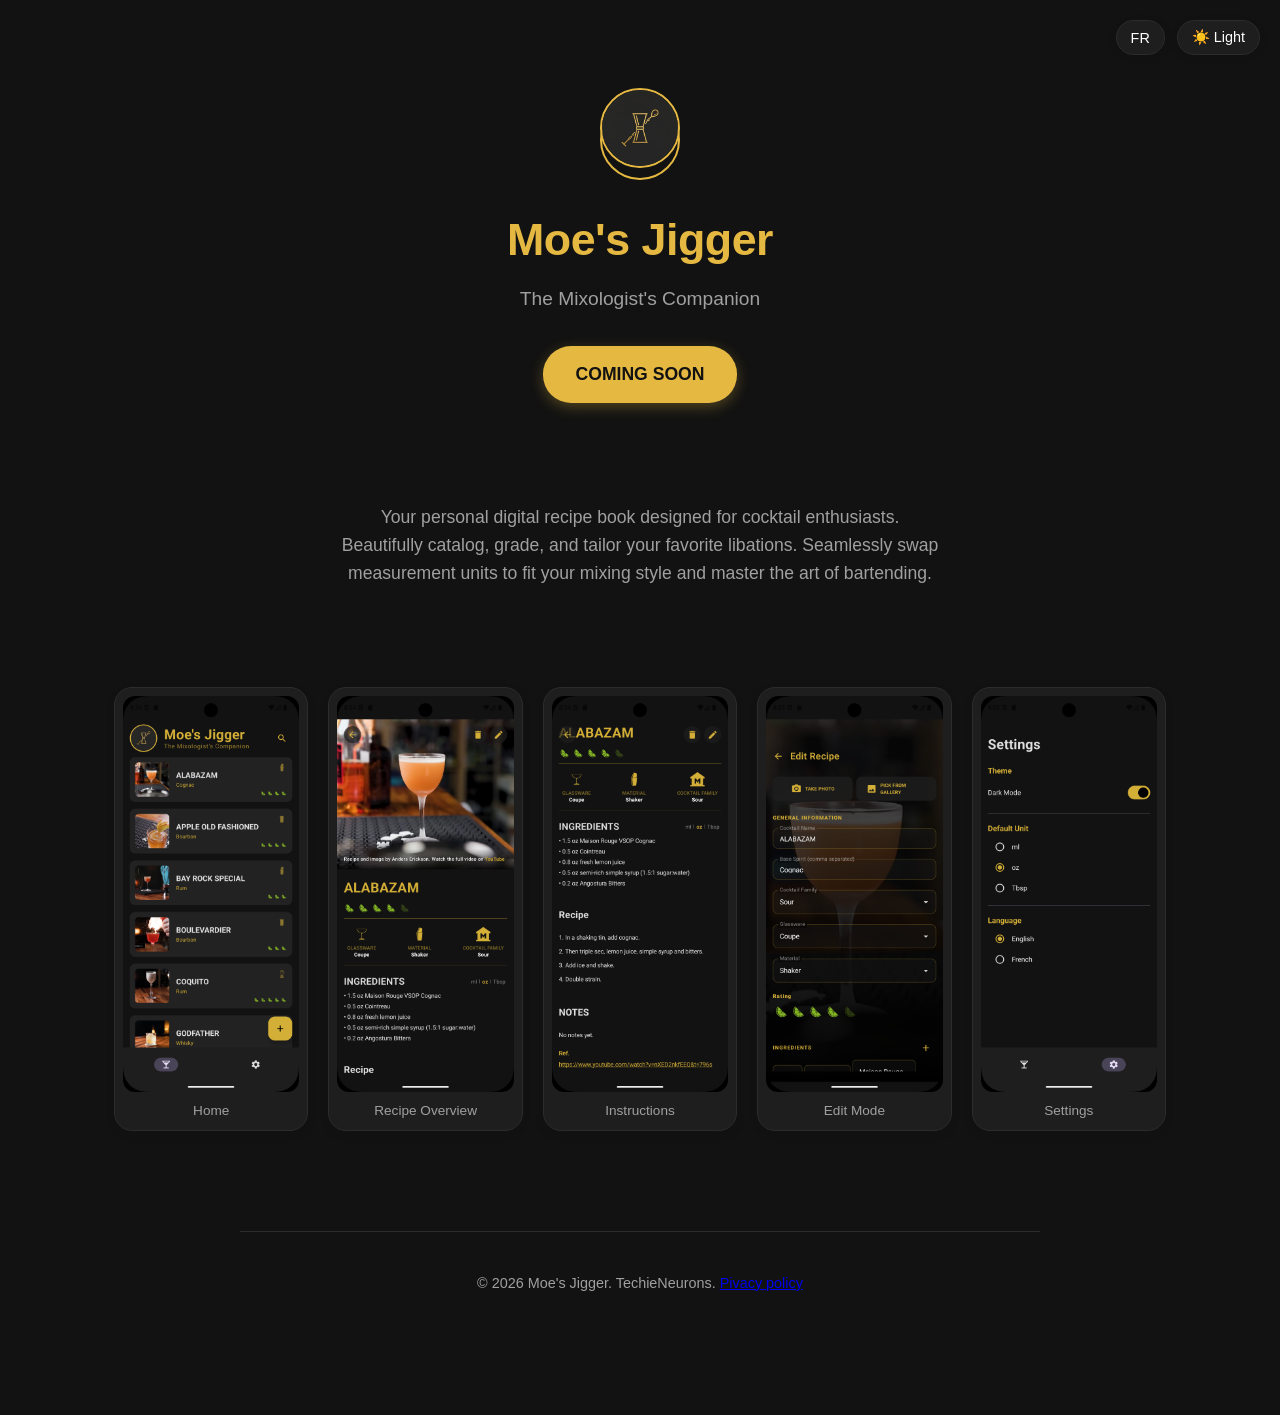
<file: index.html>
<!DOCTYPE html>
<html lang="en" data-theme="dark">
<head>
    <meta charset="UTF-8">
    <meta name="viewport" content="width=device-width, initial-scale=1.0">
    <title>Moe's Jigger - The Mixologist's Companion</title>
    <link rel="stylesheet" href="style.css">
    <link rel="icon" type="image/x-icon" href="/img/moes_jigger_icon.png">
</head>
<body>

    <!-- Theme and Language Switches -->
    <div class="controls">
        <button class="btn-control" id="langToggle" onclick="toggleLanguage()">FR</button>
        <button class="btn-control" id="themeToggle" onclick="toggleTheme()">☀️ Light</button>
    </div>

    <!-- Hero / Main Header -->
    <header>
        <div class="logo-container">
             <img src="img/moes_jigger_icon.png" alt="Moe's jigger icon" class="logo-container">
        </div>
        <h1><span class="brand-name" id="title">Moe's Jigger</span></h1>
        <p class="tagline" id="tagline">The Mixologist's Companion</p>
        <a href="#" class="cta-btn" id="downloadBtn">COMING SOON</a>
    </header>

    <!-- Concept Description -->
    <section class="concept-section">
        <p class="concept-text" id="conceptText">
            Your personal digital recipe book designed for cocktail enthusiasts. Beautifully catalog, grade, and tailor your favorite libations. Seamlessly swap measurement units to fit your mixing style and master the art of bartending.
        </p>
    </section>

    <!-- Showcase Screenshots -->
    <section class="gallery-section">
        <div class="gallery-grid">
            <div class="screenshot-wrapper">
                <img src="img/home_page_cocktails_listing.png" alt="App Home Page">
                <div class="screenshot-label" data-en="Home" data-fr="Accueil">Home</div>
            </div>
            <div class="screenshot-wrapper">
                <img src="img/cocktails_details_1.png" alt="Cocktail Details Overview">
                <div class="screenshot-label" data-en="Recipe Overview" data-fr="Aperçu Recette">Recipe Overview</div>
            </div>
            <div class="screenshot-wrapper">
                <img src="img/cocktails_details_2.png" alt="Cocktail Details Recipe Steps">
                <div class="screenshot-label" data-en="Instructions" data-fr="Instructions">Instructions</div>
            </div>
            <div class="screenshot-wrapper">
                <img src="img/edit_cocktail.png" alt="Edit or Add Cocktail Recipe">
                <div class="screenshot-label" data-en="Edit Mode" data-fr="Mode Édition">Edit Mode</div>
            </div>
            <div class="screenshot-wrapper">
                <img src="img/settings.png" alt="App Settings Configuration">
                <div class="screenshot-label" data-en="Settings" data-fr="Paramètres">Settings</div>
            </div>
        </div>
    </section>

    <!-- Footer -->
    <footer>
        <p>&copy; 2026 Moe's Jigger. TechieNeurons. <a href="./privacy-policy.html">Pivacy policy</a></p>
    </footer>

    <!-- Interactive Logic (Internationalization & Dark/Light Mode Switch) -->
    <script src="script.js"></script>
</body>
</html>
</file>
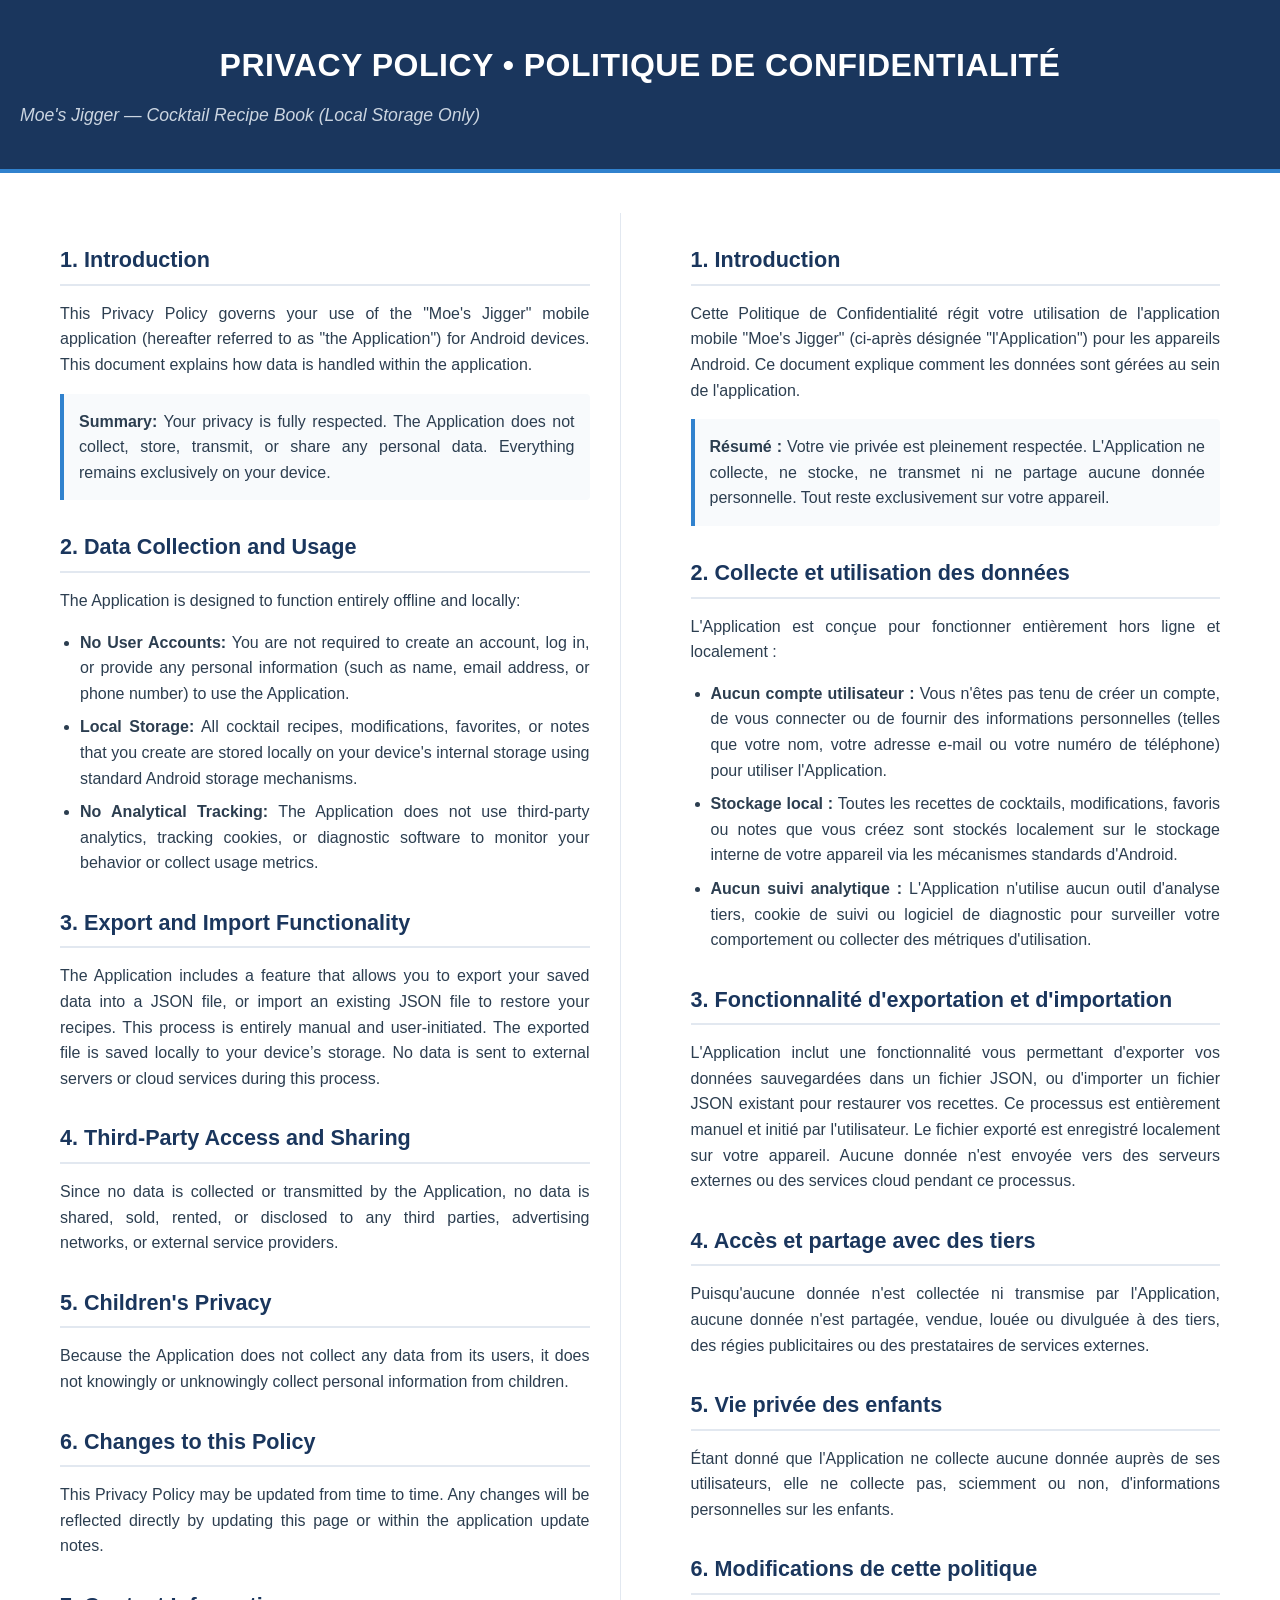
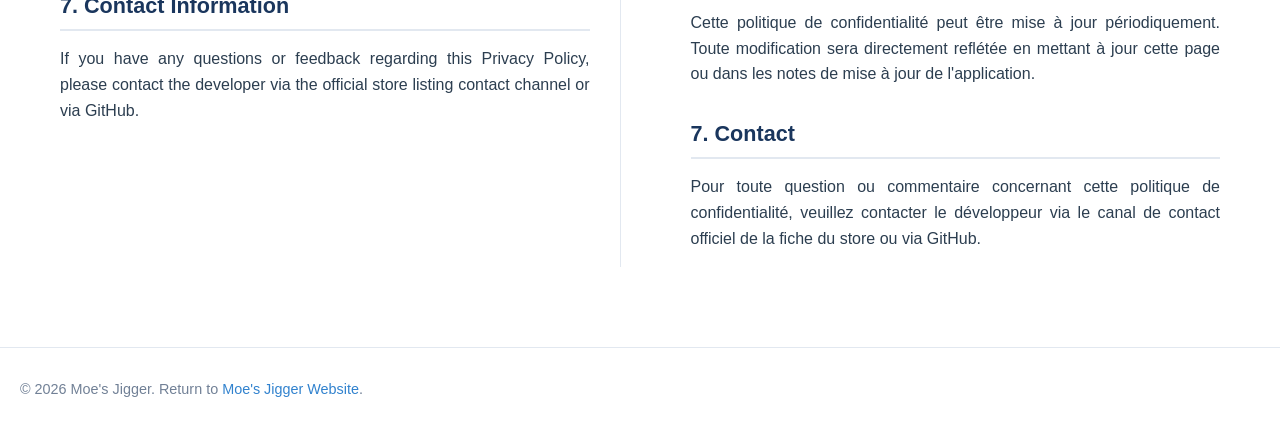
<file: privacy-policy.html>
<!DOCTYPE html>
<html lang="en">
<head>
    <meta charset="UTF-8">
    <meta name="viewport" content="width=device-width, initial-scale=1.0">
    <title>Privacy Policy - Moe's Jigger</title>
    <style>
        :root {
            --primary-color: #1a365d;
            --text-color: #2c3e50;
            --border-color: #e2e8f0;
            --bg-light: #f8fafc;
            --accent-color: #3182ce;
        }

        *, *::before, *::after {
            box-sizing: border-box;
        }

        body {
            margin: 0;
            padding: 0;
            font-family: -apple-system, BlinkMacSystemFont, "Segoe UI", Roboto, Helvetica, Arial, sans-serif;
            font-size: 16px;
            line-height: 1.6;
            color: var(--text-color);
            background-color: #ffffff;
        }

        .header-banner {
            padding: 40px 20px;
            background-color: var(--primary-color);
            color: #ffffff;
            text-align: center;
            border-bottom: 4px solid var(--accent-color);
        }

        .header-banner h1 {
            margin: 0;
            font-size: 2rem;
            font-weight: 700;
            letter-spacing: 0.5px;
            text-transform: uppercase;
        }

        .header-banner p {
            margin: 10px 0 0 0;
            font-size: 1.1rem;
            color: #cbd5e1;
            font-style: italic;
        }

        .container {
            max-width: 1200px;
            margin: 0 auto;
            padding: 20px;
        }

        .columns-container {
            display: flex;
            flex-direction: column;
            gap: 40px;
            margin-top: 20px;
        }

        .column {
            flex: 1;
        }

        h2 {
            font-size: 1.35rem;
            color: var(--primary-color);
            margin-top: 30px;
            margin-bottom: 15px;
            padding-bottom: 6px;
            border-bottom: 2px solid var(--border-color);
        }

        p, ul {
            margin-top: 0;
            margin-bottom: 16px;
            text-align: justify;
        }

        ul {
            padding-left: 20px;
        }

        li {
            margin-bottom: 8px;
        }

        .highlight-box {
            background-color: var(--bg-light);
            border-left: 4px solid var(--accent-color);
            padding: 15px;
            margin-bottom: 20px;
            border-radius: 0 4px 4px 0;
        }
        
        .highlight-box p:last-child {
            margin-bottom: 0;
        }

        footer {
            text-align: center;
            padding: 30px 20px;
            margin-top: 60px;
            border-top: 1px solid var(--border-color);
            font-size: 0.9rem;
            color: #718096;
        }

        footer a {
            color: var(--accent-color);
            text-decoration: none;
        }

        footer a:hover {
            text-decoration: underline;
        }

        /* Desktop side-by-side layout */
        @media (min-width: 992px) {
            .columns-container {
                flex-direction: row;
            }

            .column-left {
                padding-right: 30px;
                border-right: 1px solid var(--border-color);
            }

            .column-right {
                padding-left: 30px;
            }
        }
    </style>
</head>
<body>

    <div class="header-banner">
        <h1>Privacy Policy &bull; Politique de Confidentialité</h1>
        <p>Moe's Jigger &mdash; Cocktail Recipe Book (Local Storage Only)</p>
    </div>

    <div class="container">
        <div class="columns-container">
            
            <!-- ENGLISH VERSION -->
            <div class="column column-left">
                <h2>1. Introduction</h2>
                <p>This Privacy Policy governs your use of the "Moe's Jigger" mobile application (hereafter referred to as "the Application") for Android devices. This document explains how data is handled within the application.</p>
                
                <div class="highlight-box">
                    <p><strong>Summary:</strong> Your privacy is fully respected. The Application does not collect, store, transmit, or share any personal data. Everything remains exclusively on your device.</p>
                </div>

                <h2>2. Data Collection and Usage</h2>
                <p>The Application is designed to function entirely offline and locally:</p>
                <ul>
                    <li><strong>No User Accounts:</strong> You are not required to create an account, log in, or provide any personal information (such as name, email address, or phone number) to use the Application.</li>
                    <li><strong>Local Storage:</strong> All cocktail recipes, modifications, favorites, or notes that you create are stored locally on your device's internal storage using standard Android storage mechanisms.</li>
                    <li><strong>No Analytical Tracking:</strong> The Application does not use third-party analytics, tracking cookies, or diagnostic software to monitor your behavior or collect usage metrics.</li>
                </ul>

                <h2>3. Export and Import Functionality</h2>
                <p>The Application includes a feature that allows you to export your saved data into a JSON file, or import an existing JSON file to restore your recipes. This process is entirely manual and user-initiated. The exported file is saved locally to your device’s storage. No data is sent to external servers or cloud services during this process.</p>

                <h2>4. Third-Party Access and Sharing</h2>
                <p>Since no data is collected or transmitted by the Application, no data is shared, sold, rented, or disclosed to any third parties, advertising networks, or external service providers.</p>

                <h2>5. Children's Privacy</h2>
                <p>Because the Application does not collect any data from its users, it does not knowingly or unknowingly collect personal information from children.</p>

                <h2>6. Changes to this Policy</h2>
                <p>This Privacy Policy may be updated from time to time. Any changes will be reflected directly by updating this page or within the application update notes.</p>

                <h2>7. Contact Information</h2>
                <p>If you have any questions or feedback regarding this Privacy Policy, please contact the developer via the official store listing contact channel or via GitHub.</p>
            </div>

            <!-- FRENCH VERSION -->
            <div class="column column-right">
                <h2>1. Introduction</h2>
                <p>Cette Politique de Confidentialité régit votre utilisation de l'application mobile "Moe's Jigger" (ci-après désignée "l'Application") pour les appareils Android. Ce document explique comment les données sont gérées au sein de l'application.</p>
                
                <div class="highlight-box">
                    <p><strong>Résumé :</strong> Votre vie privée est pleinement respectée. L'Application ne collecte, ne stocke, ne transmet ni ne partage aucune donnée personnelle. Tout reste exclusivement sur votre appareil.</p>
                </div>

                <h2>2. Collecte et utilisation des données</h2>
                <p>L'Application est conçue pour fonctionner entièrement hors ligne et localement :</p>
                <ul>
                    <li><strong>Aucun compte utilisateur :</strong> Vous n'êtes pas tenu de créer un compte, de vous connecter ou de fournir des informations personnelles (telles que votre nom, votre adresse e-mail ou votre numéro de téléphone) pour utiliser l'Application.</li>
                    <li><strong>Stockage local :</strong> Toutes les recettes de cocktails, modifications, favoris ou notes que vous créez sont stockés localement sur le stockage interne de votre appareil via les mécanismes standards d'Android.</li>
                    <li><strong>Aucun suivi analytique :</strong> L'Application n'utilise aucun outil d'analyse tiers, cookie de suivi ou logiciel de diagnostic pour surveiller votre comportement ou collecter des métriques d'utilisation.</li>
                </ul>

                <h2>3. Fonctionnalité d'exportation et d'importation</h2>
                <p>L'Application inclut une fonctionnalité vous permettant d'exporter vos données sauvegardées dans un fichier JSON, ou d'importer un fichier JSON existant pour restaurer vos recettes. Ce processus est entièrement manuel et initié par l'utilisateur. Le fichier exporté est enregistré localement sur votre appareil. Aucune donnée n'est envoyée vers des serveurs externes ou des services cloud pendant ce processus.</p>

                <h2>4. Accès et partage avec des tiers</h2>
                <p>Puisqu'aucune donnée n'est collectée ni transmise par l'Application, aucune donnée n'est partagée, vendue, louée ou divulguée à des tiers, des régies publicitaires ou des prestataires de services externes.</p>

                <h2>5. Vie privée des enfants</h2>
                <p>Étant donné que l'Application ne collecte aucune donnée auprès de ses utilisateurs, elle ne collecte pas, sciemment ou non, d'informations personnelles sur les enfants.</p>

                <h2>6. Modifications de cette politique</h2>
                <p>Cette politique de confidentialité peut être mise à jour périodiquement. Toute modification sera directement reflétée en mettant à jour cette page ou dans les notes de mise à jour de l'application.</p>

                <h2>7. Contact</h2>
                <p>Pour toute question ou commentaire concernant cette politique de confidentialité, veuillez contacter le développeur via le canal de contact officiel de la fiche du store ou via GitHub.</p>
            </div>

        </div>
    </div>

    <footer>
        <p>&copy; 2026 Moe's Jigger. Return to <a href="https://techieneurons.github.io/Moe-s-Jigger-website/">Moe's Jigger Website</a>.</p>
    </footer>

</body>
</html>
</file>
<file: style.css>
/* Color Palette & Variables extracted from the app screenshots */
:root[data-theme="dark"] {
    --bg-primary: #121212;
    --bg-card: #1E1E1E;
    --text-primary: #FFFFFF;
    --text-secondary: #A0A0A0;
    --accent: #E5B842; /* Premium Gold/Amber from the app */
    --accent-dim: #A68226;
    --border: #2C2C2C;
    --toggle-bg: #2C2C2C;
}

:root[data-theme="light"] {
    --bg-primary: #FAFAFA;
    --bg-card: #FFFFFF;
    --text-primary: #121212;
    --text-secondary: #666666;
    --accent: #D4A327;
    --accent-dim: #A68226;
    --border: #E5E5E5;
    --toggle-bg: #E5E5E5;
}

* {
    box-sizing: border-box;
    margin: 0;
    padding: 0;
    transition: background-color 0.3s, color 0.3s, border-color 0.3s;
}

body {
    font-family: -apple-system, BlinkMacSystemFont, "Segoe UI", Roboto, Helvetica, Arial, sans-serif;
    background-color: var(--bg-primary);
    color: var(--text-primary);
    line-height: 1.6;
    padding-bottom: 80px;
}

/* Controls Header (Fixed top right) */
.controls {
    position: fixed;
    top: 20px;
    right: 20px;
    display: flex;
    gap: 12px;
    z-index: 1000;
}

.btn-control {
    background-color: var(--bg-card);
    border: 1px solid var(--border);
    color: var(--text-primary);
    padding: 8px 14px;
    border-radius: 20px;
    cursor: pointer;
    font-size: 0.9rem;
    font-weight: 500;
    box-shadow: 0 2px 8px rgba(0,0,0,0.1);
}

.btn-control:hover {
    border-color: var(--accent);
}

/* Hero Section */
header {
    max-width: 1000px;
    margin: 0 auto;
    padding: 100px 24px 60px;
    text-align: center;
}

.logo-container {
    width: 80px;
    height: 80px;
    border: 2px solid var(--accent);
    border-radius: 50%;
    margin: 0 auto 24px;
    display: flex;
    align-items: center;
    justify-content: center;
}

/* Minimalist Jigger SVG icon matching your logo style */
.logo-svg {
    width: 40px;
    height: 40px;
    fill: none;
    stroke: var(--accent);
    stroke-width: 2;
}

h1 {
    font-size: 2.8rem;
    font-weight: 700;
    letter-spacing: -0.5px;
    margin-bottom: 8px;
}

.brand-name {
    color: var(--accent);
}

.tagline {
    font-size: 1.2rem;
    color: var(--text-secondary);
    margin-bottom: 32px;
}

.cta-btn {
    display: inline-block;
    background-color: var(--accent);
    color: #121212;
    text-decoration: none;
    padding: 14px 32px;
    border-radius: 28px;
    font-weight: 600;
    font-size: 1.1rem;
    box-shadow: 0 4px 14px rgba(229, 184, 66, 0.3);
    transition: transform 0.2s, box-shadow 0.2s;
}

.cta-btn:hover {
    transform: translateY(-2px);
    box-shadow: 0 6px 20px rgba(229, 184, 66, 0.4);
}

/* Concept/Features Section */
.concept-section {
    max-width: 800px;
    margin: 0 auto;
    padding: 40px 24px;
    text-align: center;
}

.concept-text {
    font-size: 1.1rem;
    color: var(--text-secondary);
    max-width: 600px;
    margin: 0 auto;
}

/* Screenshots Grid Section */
.gallery-section {
    max-width: 1100px;
    margin: 0 auto;
    padding: 60px 24px;
}

.gallery-grid {
    display: grid;
    grid-template-columns: repeat(auto-fit, minmax(180px, 1fr));
    gap: 20px;
    justify-content: center;
}

.screenshot-wrapper {
    background-color: var(--bg-card);
    border: 1px solid var(--border);
    border-radius: 18px;
    padding: 8px;
    box-shadow: 0 4px 12px rgba(0,0,0,0.05);
    overflow: hidden;
}

.screenshot-wrapper img {
    width: 100%;
    height: auto;
    border-radius: 12px;
    display: block;
}

.screenshot-label {
    text-align: center;
    font-size: 0.85rem;
    color: var(--text-secondary);
    margin-top: 8px;
    font-weight: 500;
}

/* Footer */
footer {
    text-align: center;
    padding: 40px 24px;
    color: var(--text-secondary);
    font-size: 0.9rem;
    border-top: 1px solid var(--border);
    max-width: 800px;
    margin: 40px auto 0;
}

/* Responsive adaptation */
@media (max-width: 600px) {
    h1 { font-size: 2.2rem; }
    header { padding-top: 80px; }
    .gallery-grid { grid-template-columns: repeat(2, 1fr); }
}
</file>
